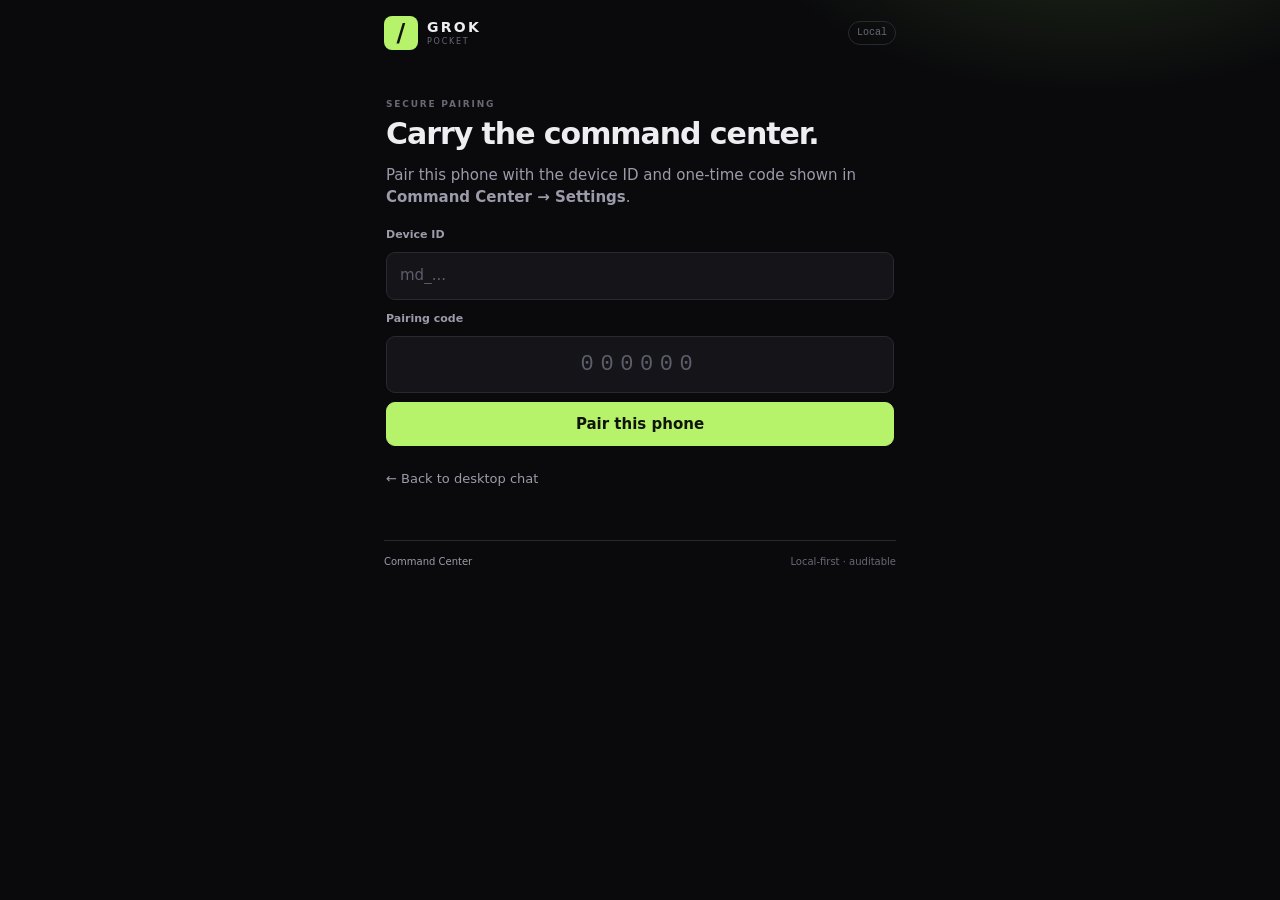
<file: static/mobile.html>
<!DOCTYPE html>
<html lang="en">
<head>
    <meta charset="UTF-8">
    <meta name="viewport" content="width=device-width, initial-scale=1, viewport-fit=cover">
    <meta name="theme-color" content="#0a0a0c">
    <meta name="apple-mobile-web-app-capable" content="yes">
    <meta name="apple-mobile-web-app-status-bar-style" content="black-translucent">
    <title>GROK // Pocket</title>
    <link rel="stylesheet" href="/static/css/mobile.css">
</head>
<body>
    <div class="m-shell">
        <header class="m-header">
            <a class="m-brand" href="/mobile" aria-label="GROK Pocket home">
                <span class="m-logo">/</span>
                <span><strong>GROK</strong><small>POCKET</small></span>
            </a>
            <div class="m-header-actions">
                <span id="m-status" class="m-status">Local</span>
                <button id="m-refresh" class="m-icon" type="button" aria-label="Refresh brief" hidden>&#8635;</button>
            </div>
        </header>

        <main class="m-main">
            <section id="pair-view" class="m-panel">
                <div class="m-kicker">SECURE PAIRING</div>
                <h1>Carry the command center.</h1>
                <p class="m-muted">Pair this phone with the device ID and one-time code shown in <strong>Command Center &rarr; Settings</strong>.</p>
                <form id="pair-form" class="m-form">
                    <label for="pair-device">Device ID</label>
                    <input id="pair-device" class="m-input" autocomplete="off" autocapitalize="none" spellcheck="false" placeholder="md_..." required>
                    <label for="pair-code">Pairing code</label>
                    <input id="pair-code" class="m-input m-code" inputmode="numeric" autocomplete="one-time-code" maxlength="6" pattern="[0-9]{6}" placeholder="000000" required>
                    <button class="m-primary" type="submit">Pair this phone</button>
                </form>
                <div id="pair-error" class="m-alert m-alert-error" hidden></div>
                <a class="m-link" href="/">&larr; Back to desktop chat</a>
            </section>

            <section id="app-view" hidden>
                <div class="m-greeting">
                    <div>
                        <div class="m-kicker" id="m-date">TODAY</div>
                        <h1>Daily brief</h1>
                    </div>
                    <span id="m-safety" class="m-chip">Safety active</span>
                </div>

                <section class="m-card" id="m-brief-card">
                    <div class="m-card-head"><h2>What needs you</h2><span id="m-brief-time" class="m-dim"></span></div>
                    <div id="m-brief" class="m-list"><div class="m-empty">Loading your brief...</div></div>
                </section>

                <section class="m-card">
                    <div class="m-card-head"><h2>Quick command</h2></div>
                    <p class="m-muted m-small">Start a task, save a note, or ask Atlas to handle it.</p>
                    <form id="command-form" class="m-form">
                        <textarea id="command-text" class="m-input m-textarea" rows="3" placeholder="task: prepare my weekly review&#10;note: idea for the launch" required></textarea>
                        <button class="m-primary" type="submit">Send to Atlas</button>
                    </form>
                    <div id="command-result" class="m-result" hidden></div>
                </section>

                <section class="m-card">
                    <div class="m-card-head"><h2>Share something</h2></div>
                    <form id="share-form" class="m-form">
                        <input id="share-title" class="m-input" placeholder="Title (optional)">
                        <textarea id="share-text" class="m-input m-textarea" rows="3" placeholder="Link, snippet, or thought..." required></textarea>
                        <button class="m-secondary" type="submit">Queue a task from this</button>
                    </form>
                    <div id="share-result" class="m-result" hidden></div>
                </section>

                <section class="m-card m-device-card">
                    <div>
                        <div class="m-kicker">THIS DEVICE</div>
                        <strong id="m-device-name">Paired phone</strong>
                        <div id="m-device-meta" class="m-dim m-small"></div>
                    </div>
                    <button id="m-signout" class="m-danger" type="button">Unpair</button>
                </section>
            </section>
        </main>

        <div id="m-toast" class="m-toast" hidden></div>
        <footer class="m-footer"><a href="/platform">Command Center</a><span>Local-first &middot; auditable</span></footer>
    </div>
    <script src="/static/js/mobile.js"></script>
</body>
</html>
</file>
<file: static/css/mobile.css>
:root {
    --m-bg: #0a0a0c;
    --m-panel: #141419;
    --m-panel-2: #191920;
    --m-line: #292931;
    --m-text: #ededf2;
    --m-muted: #9b9baa;
    --m-dim: #686877;
    --m-accent: #b6f36b;
    --m-accent-ink: #10140a;
    --m-red: #ff7474;
    --m-amber: #f5c15c;
    --m-green: #72df9a;
    --m-radius: 12px;
    --m-mono: "SFMono-Regular", Consolas, "Liberation Mono", monospace;
}

* { box-sizing: border-box; }
html { min-height: 100%; background: var(--m-bg); }
body {
    margin: 0;
    min-height: 100dvh;
    background:
        radial-gradient(520px 280px at 85% -10%, rgba(112, 158, 74, .22), transparent 65%),
        var(--m-bg);
    color: var(--m-text);
    font-family: Inter, ui-sans-serif, system-ui, -apple-system, sans-serif;
    font-size: 15px;
    line-height: 1.45;
    -webkit-font-smoothing: antialiased;
}
button, input, textarea { font: inherit; }
button { cursor: pointer; }
[hidden] { display: none !important; }
.m-shell { width: 100%; max-width: 560px; min-height: 100dvh; margin: 0 auto; padding: max(16px, env(safe-area-inset-top)) 16px max(20px, env(safe-area-inset-bottom)); }
.m-header { display: flex; align-items: center; justify-content: space-between; gap: 12px; margin-bottom: 22px; }
.m-brand { display: flex; align-items: center; gap: 9px; color: var(--m-text); text-decoration: none; }
.m-brand > span:last-child { display: flex; flex-direction: column; line-height: 1.05; }
.m-brand strong { font-size: 14px; letter-spacing: .16em; }
.m-brand small { color: var(--m-dim); font-size: 8px; letter-spacing: .22em; margin-top: 3px; }
.m-logo { width: 34px; height: 34px; display: grid; place-items: center; border-radius: 8px; background: var(--m-accent); color: var(--m-accent-ink); font-size: 24px; font-weight: 900; }
.m-header-actions { display: flex; align-items: center; gap: 8px; }
.m-status { color: var(--m-dim); font-family: var(--m-mono); font-size: 10px; border: 1px solid var(--m-line); border-radius: 999px; padding: 4px 8px; }
.m-icon { width: 32px; height: 32px; border: 1px solid var(--m-line); border-radius: 8px; background: var(--m-panel); color: var(--m-muted); font-size: 18px; }
.m-main { min-width: 0; }
.m-panel { padding: 26px 2px; }
.m-kicker { color: var(--m-dim); font-size: 9px; font-weight: 700; letter-spacing: .2em; margin-bottom: 7px; }
h1 { margin: 0; font-size: 30px; line-height: 1.08; letter-spacing: -.035em; }
h2 { margin: 0; font-size: 16px; letter-spacing: -.01em; }
.m-muted { color: var(--m-muted); }
.m-dim { color: var(--m-dim); }
.m-small { font-size: 12px; }
.m-form { display: grid; gap: 9px; margin-top: 16px; }
.m-form label { color: var(--m-muted); font-size: 11px; font-weight: 650; margin-top: 2px; }
.m-input { width: 100%; border: 1px solid var(--m-line); border-radius: 9px; background: var(--m-panel); color: var(--m-text); padding: 12px 13px; outline: none; }
.m-input:focus { border-color: #53653f; box-shadow: 0 0 0 3px rgba(182, 243, 107, .08); }
.m-input::placeholder { color: #5d5d6b; }
.m-code { font-family: var(--m-mono); font-size: 22px; letter-spacing: .3em; text-align: center; }
.m-textarea { resize: vertical; min-height: 84px; }
.m-primary, .m-secondary, .m-danger { border-radius: 9px; min-height: 44px; padding: 10px 14px; font-weight: 700; }
.m-primary { border: 1px solid var(--m-accent); background: var(--m-accent); color: var(--m-accent-ink); }
.m-primary:disabled, .m-secondary:disabled { opacity: .55; }
.m-secondary { border: 1px solid #38442c; background: #1b2318; color: var(--m-accent); }
.m-danger { border: 1px solid #4b2b2b; background: transparent; color: var(--m-red); font-size: 12px; min-height: 34px; padding: 6px 10px; }
.m-link { display: inline-block; margin-top: 24px; color: var(--m-muted); font-size: 13px; text-decoration: none; }
.m-alert { border-radius: 9px; padding: 11px 12px; margin-top: 13px; font-size: 13px; }
.m-alert-error { border: 1px solid rgba(255, 116, 116, .35); background: rgba(255, 116, 116, .08); color: #ffabab; }
.m-greeting { display: flex; align-items: flex-end; justify-content: space-between; gap: 12px; margin: 2px 0 18px; }
.m-greeting h1 { font-size: 28px; }
.m-chip { border: 1px solid #34462b; border-radius: 999px; background: #1a2415; color: var(--m-accent); font-size: 10px; padding: 5px 8px; white-space: nowrap; }
.m-chip.warn { border-color: #5c4824; background: #241e12; color: var(--m-amber); }
.m-chip.danger { border-color: #5b2929; background: #241313; color: var(--m-red); }
.m-card { border: 1px solid var(--m-line); border-radius: var(--m-radius); background: linear-gradient(180deg, rgba(25, 25, 32, .92), rgba(18, 18, 23, .92)); padding: 16px; margin-bottom: 13px; }
.m-card-head { display: flex; align-items: center; justify-content: space-between; gap: 10px; margin-bottom: 11px; }
.m-list { display: grid; gap: 8px; }
.m-list-item { border-top: 1px solid var(--m-line); padding-top: 9px; }
.m-list-item:first-child { border-top: 0; padding-top: 0; }
.m-item-title { display: flex; align-items: center; justify-content: space-between; gap: 8px; font-weight: 650; }
.m-item-meta { color: var(--m-dim); font-size: 11px; font-family: var(--m-mono); margin-top: 3px; overflow-wrap: anywhere; }
.m-pill { color: var(--m-muted); border: 1px solid var(--m-line); border-radius: 999px; padding: 2px 7px; font-size: 9px; font-weight: 700; text-transform: uppercase; letter-spacing: .06em; white-space: nowrap; }
.m-pill.completed, .m-pill.ok, .m-pill.paired { border-color: #31503a; color: var(--m-green); }
.m-pill.running, .m-pill.queued, .m-pill.waiting { border-color: #3b4c68; color: #93b8ff; }
.m-pill.failed, .m-pill.cancelled, .m-pill.interrupted { border-color: #563030; color: var(--m-red); }
.m-pill.awaiting_approval, .m-pill.paused { border-color: #5b4726; color: var(--m-amber); }
.m-empty { color: var(--m-dim); font-size: 13px; padding: 8px 0; }
.m-result { margin-top: 13px; border: 1px solid var(--m-line); border-radius: 9px; background: #101014; padding: 11px; color: var(--m-muted); font-size: 13px; overflow-wrap: anywhere; }
.m-result strong { color: var(--m-text); }
.m-result a { color: var(--m-accent); }
.m-device-card { display: flex; align-items: center; justify-content: space-between; gap: 12px; }
.m-device-card strong { display: block; margin-top: 3px; }
.m-footer { display: flex; align-items: center; justify-content: space-between; gap: 12px; border-top: 1px solid var(--m-line); margin-top: 24px; padding-top: 14px; color: var(--m-dim); font-size: 10px; }
.m-footer a { color: var(--m-muted); text-decoration: none; }
.m-toast { position: fixed; left: 50%; bottom: max(18px, env(safe-area-inset-bottom)); transform: translateX(-50%); z-index: 20; max-width: calc(100vw - 32px); border: 1px solid #3b4c31; border-radius: 9px; background: #1c2518; color: var(--m-accent); box-shadow: 0 10px 30px rgba(0, 0, 0, .45); padding: 10px 14px; font-size: 12px; text-align: center; }
.m-toast.error { border-color: #5b2a2a; background: #241414; color: #ffaaaa; }
@media (min-width: 600px) {
    .m-shell { padding-left: 24px; padding-right: 24px; }
    .m-card { padding: 20px; }
}
</file>
